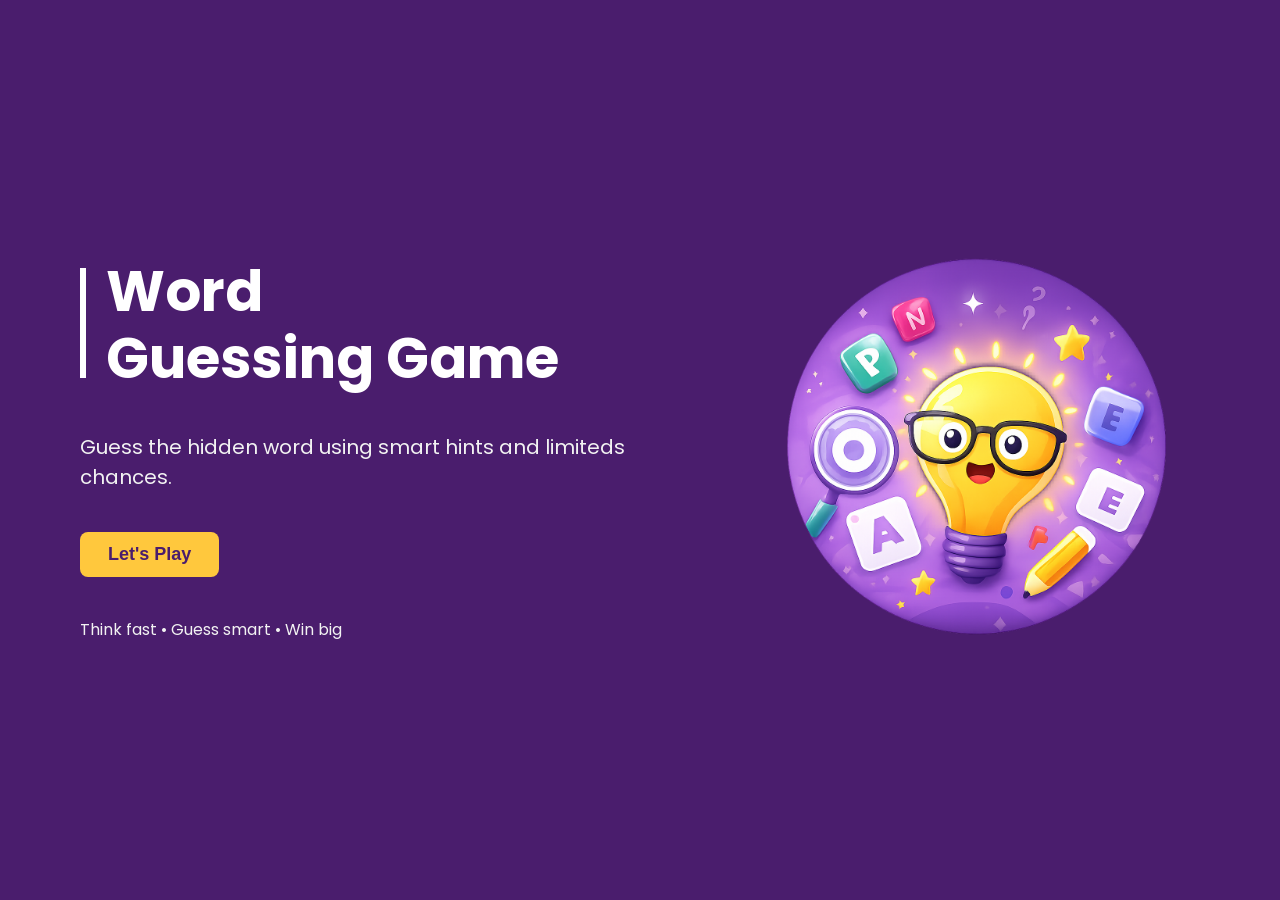
<file: index.html>
<!DOCTYPE html>
<html lang="en">
<head>
  <meta charset="UTF-8" />
  <meta name="viewport" content="width=device-width, initial-scale=1.0" />
  <title>Word Guessing Game</title>

  <!-- Google Font -->
  <link
    href="https://fonts.googleapis.com/css2?family=Poppins:wght@500;700&display=swap"
    rel="stylesheet"
  />
<!-- External CSS Link-->
 <link rel="stylesheet" href="./assets/css/index.css">
</head>

<body>
  <div class="container">
    <!-- LEFT SIDE -->
    <div class="left-content">
      <div class="title-section">
        <div class="vertical-line"></div>
        <div class="title-text">
          <h1>Word<br />Guessing Game</h1>
        </div>
      </div>

      <p>
        Guess the hidden word using smart hints and limiteds chances.
      </p>

      <a href="./assets/html/game.html"><button class="play-btn">Let's Play</button></a>

      <footer>Think fast • Guess smart • Win big</footer>
    </div>

    <!-- RIGHT SIDE -->
    <div class="right-img">
      <img src="./assets/imgs/word-guessss.png" alt="Word Game Image" />
    </div>
  </div>
</body>
</html>
</file>
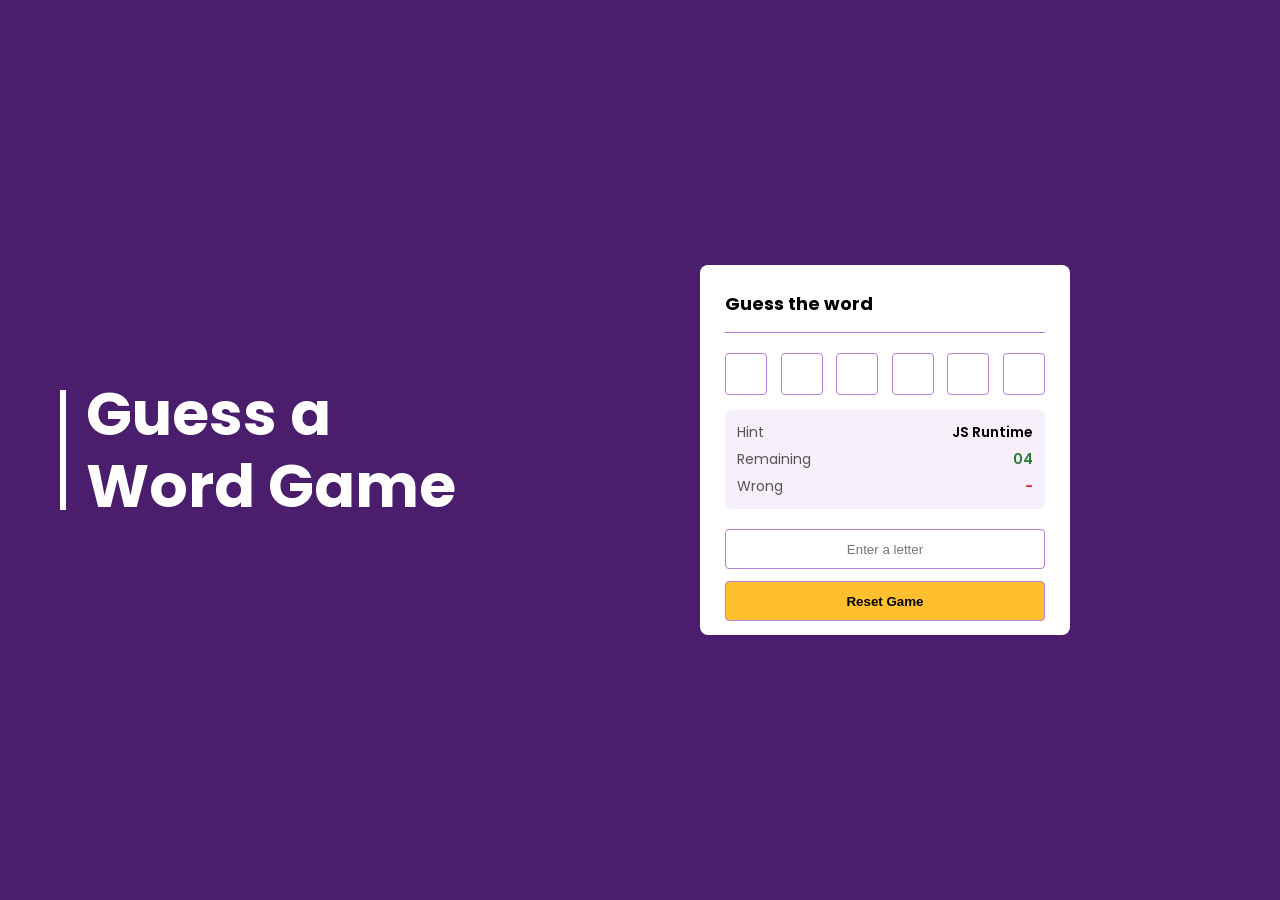
<file: assets/html/game.html>
<!DOCTYPE html>
<html lang="en">
  <head>
    <meta charset="UTF-8" />
    <title>Guess a Word Game</title>
    <meta name="viewport" content="width=device-width, initial-scale=1.0" />

    <!-- Google Font -->
    <link
      href="https://fonts.googleapis.com/css2?family=Poppins:wght@400;600;700&display=swap"
      rel="stylesheet"
    />
<!-- External CSS Link -->
 <link rel="stylesheet" href="../../assets/css/game.css">
  </head>

  <body>
    <div class="main-container">
      <!-- LEFT -->
      <div class="left">
        <div class="line"></div>
        <h1>Guess a<br />Word Game</h1>
      </div>

      <!-- RIGHT -->
      <div class="card">
        <h2>Guess the word</h2>
        <div class="divider"></div>

        <div class="word-box" id="wordBox"></div>

        <div class="info-box">
          <div class="info-row">
            <span>Hint</span>
            <strong>JS Library</strong>
          </div>

          <div class="info-row">
            <span>Remaining</span>
            <strong class="guess">04</strong>
          </div>

          <div class="info-row">
            <span>Wrong</span>
            <strong class="wrong" id="wrongLetters">-</strong>
          </div>
        </div>

        <div class="input-box">
          <input type="text" id="letterInput" placeholder="Enter a letter" />
          <button class="btn">Reset Game</button>
        </div>
      </div>
    </div>
  </body>
<script src="../../assets/js/game.js"></script>
</html>
</file>
<file: assets/css/index.css>
* {
      margin: 0;
      padding: 0;
      box-sizing: border-box;
    }

    body {
      font-family: "Poppins", sans-serif;
      background-color: #4A1D6D;
      height: 100vh;
    }

    /* MAIN CONTAINER */
    .container {
      width: 100%;
      height: 100%;
      padding: 80px;
      display: flex;
      justify-content: space-between;
      align-items: center;
    }

    /* LEFT CONTENT */
    .left-content {
      width: 50%;
    }

    .title-section {
      display: flex;
      align-items: flex-start;
      gap: 20px;
    }

    .vertical-line {
      width: 6px;
      height: 110px;
      background-color: white;
      margin-top: 10px;
    }

    .title-text h1 {
      color: white;
      font-size: 56px;
      line-height: 1.2;
      font-weight: 700;
    }

    p {
      color: #f2f2f2;
      font-size: 20px;
      margin: 40px 0;
      line-height: 1.5;
    }

    /* BUTTON */
    .play-btn {
      padding: 12px 28px;
      font-size: 18px;
      font-weight: 600;
      color: #4A1D6D;
      background-color: #FFC83D;
      border: none;
      border-radius: 8px;
      cursor: pointer;
      border-color: #4A1D6D;
   

    }

    .play-btn:hover {
      box-shadow: 0 10px 20px rgba(0, 0, 0, 0.25);
      background-color: #e7b025;
    }

    footer {
      margin-top: 40px;
      margin-right: 150px;
      color: #f2f2f2;
      font-size: 16px;
     
    }

    /* RIGHT IMAGE */
    .right-img {
      width: 40%;
      display: flex;
      justify-content: center;
      align-items: center;
    }

    .right-img img {
      width: 400px;
      height: 400px;
      border-radius: 50%;
      object-fit: cover;
    
    }



    /* RESPONSIVE */
    @media (max-width: 768px) {
      .container {
        flex-direction: column;
        padding: 40px;
        text-align: center;
      }

      .left-content {
        width: 100%;
      }

      .title-section {
        justify-content: center;
      }

      .vertical-line {
        display: none;
      }

      .right-img {
        margin-top: 40px;
        width: 100%;
      }

      .right-img img {
        width: 250px;
        height: 250px;
      }
    }
</file>
<file: assets/css/game.css>
* {
        margin: 0;
        padding: 0;
        box-sizing: border-box;
      }

      body {
        font-family: "Poppins", sans-serif;
        background-color: #4a1d6d;
        height: 100vh;
      }

      .main-container {
        width: 100%;
        height: 100%;
        background-color: #4a1d6d;
        display: flex;
        align-items: center;
        justify-content: space-between;
        padding: 60px;
        gap: 40px;
      }

      /* LEFT SECTION */
      .left {
        flex: 1;
        color: #fff;
        display: flex;
        align-items: center;
      }

      .left .line {
        width: 6px;
        height: 120px;
        background-color: #fff;
        margin-right: 20px;
      }

      .left h1 {
        font-size: 60px;
        font-weight: 700;
        line-height: 1.2;
      }

      /* RIGHT CARD */
      .card {
        width: 370px;
        height: 370px;
        background-color: #ffffff;
        border-radius: 8px;
        padding: 25px;
        margin-right: 150px;
      }

      .card h2 {
        text-align: left;
        font-size: 18px;
        margin-bottom: 15px;
      }

      .divider {
        height: 1px;
        background-color: #b57edc;
        margin-bottom: 20px;
      }

      .word-box {
        display: flex;
        justify-content: space-between;
        margin-bottom: 15px;
      }

      .letter {
        width: 42px;
        height: 42px;
        border: 1px solid #b57edc;
        border-radius: 4px;
      }

      .info-box {
        margin-top: 15px;
        background: #f7f0fb;
        padding: 12px;
        border-radius: 6px;
      }

      .info-row {
        display: flex;
        justify-content: space-between;
        align-items: center;
        font-size: 14px;
        margin-bottom: 6px;
      }

      .info-row:last-child {
        margin-bottom: 0;
      }

      .info-row span {
        color: #555;
      }

      .info-row strong {
        font-weight: 600;
      }

      .guess {
        color: #2e7d32;
      }

      .wrong {
        color: #d32f2f;
      }

      .input-box {
        margin-top: 20px;
      }

      .input-box input {
        width: 100%;
        height: 40px;
        border: 1px solid #b57edc;
        border-radius: 4px;
        text-align: center;
      }

      .btn {
        width: 100%;
        margin-top: 12px;
        height: 40px;
        background-color: #ffbf2f;
        border: 1px solid #b57edc;
        border-radius: 4px;
        font-weight: 600;
        cursor: pointer;
      }

      .btn:hover {
        background-color: #f2ad00;
      }

      /* RESPONSIVE */
      @media (max-width: 768px) {
        .main-container {
          flex-direction: column;
          justify-content: center;
          text-align: center;
        }

        .left {
          justify-content: center;
        }

        .left .line {
          display: none;
        }
      }
</file>
